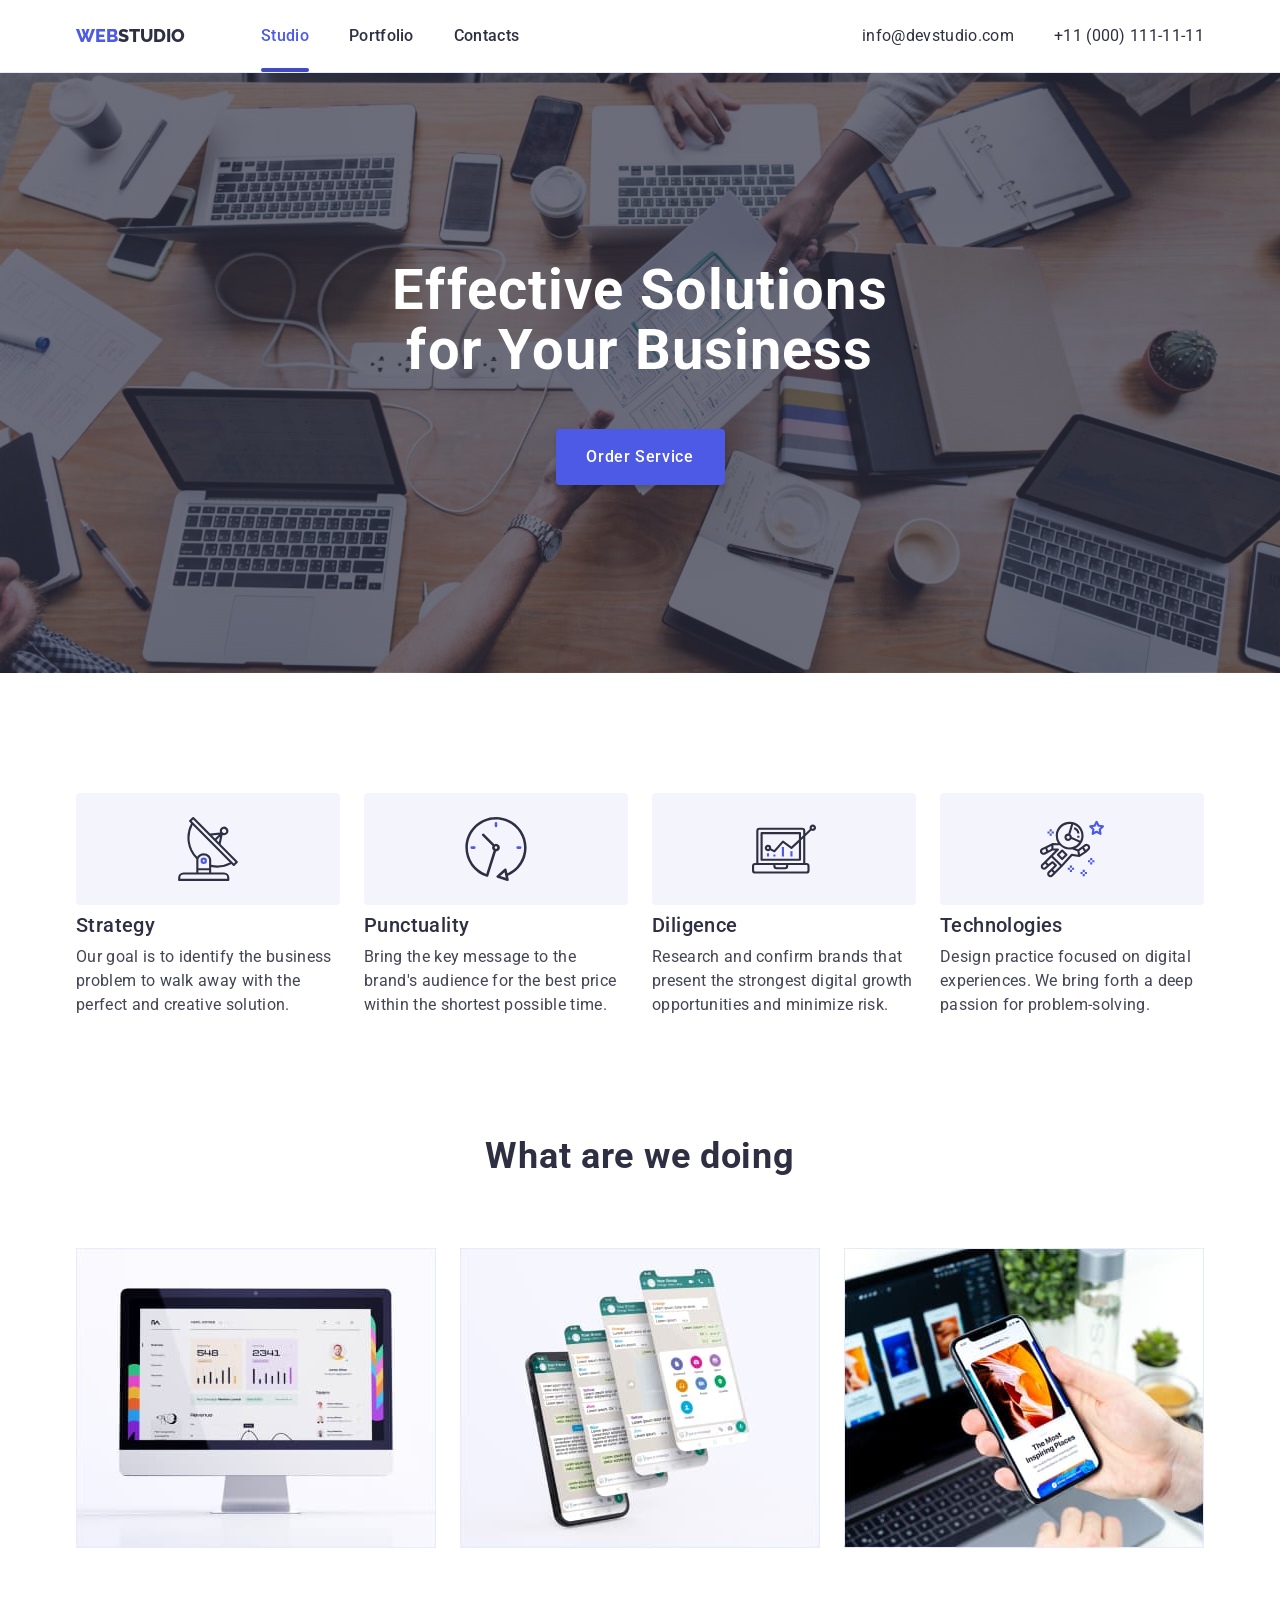
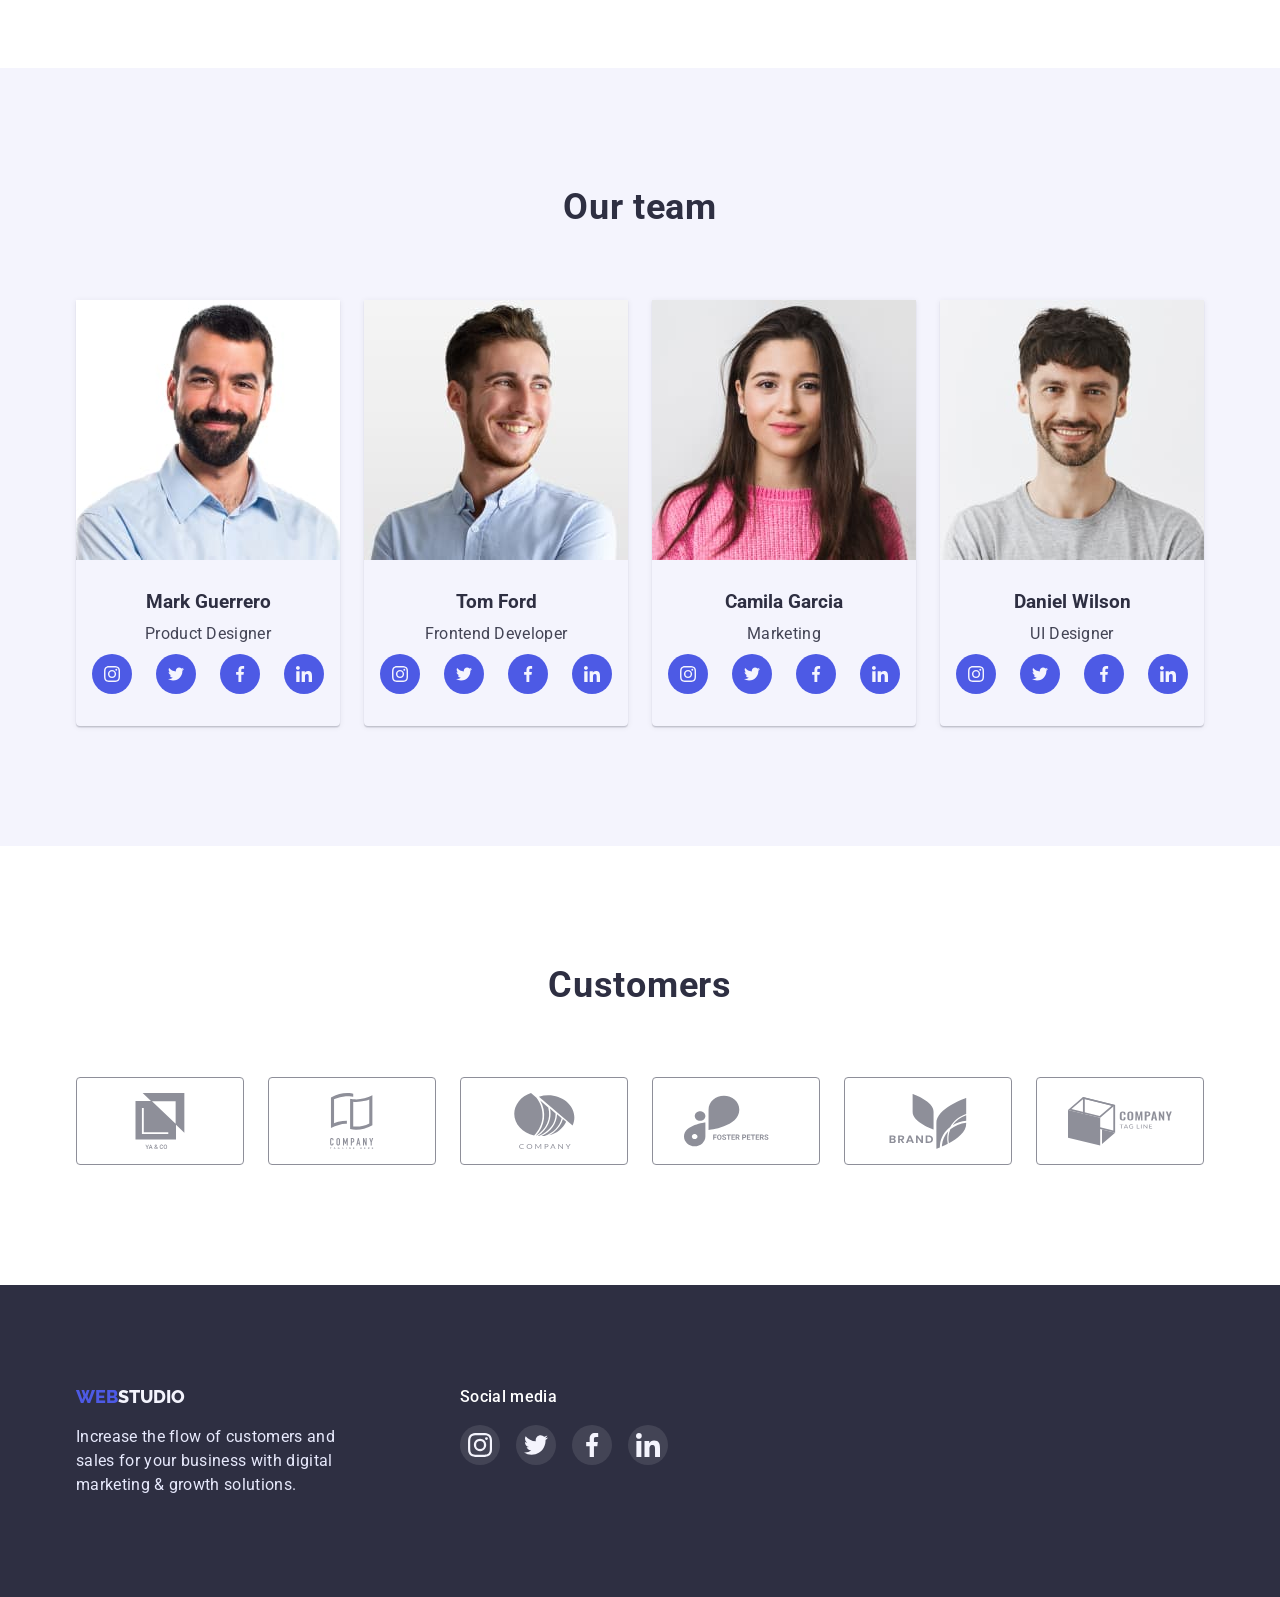
<file: index.html>
<!DOCTYPE html>
<html lang="en">
<head>
    <meta charset="UTF-8">
    <meta http-equiv="X-UA-Compatible" content="IE=edge">
    <meta name="viewport" content="width=device-width, initial-scale=1.0">
    <link rel="preconnect" href="https://fonts.googleapis.com">
    <link rel="preconnect" href="https://fonts.gstatic.com" crossorigin>
    <link href="https://fonts.googleapis.com/css2?family=Montserrat:wght@400;700&family=Raleway:wght@800&family=Roboto:wght@400;500;700;900&display=swap" rel="stylesheet">    
    <link rel="stylesheet" href="./css/styles.css" />
    <title>Web Studio</title>
    <link
    rel="stylesheet"
    href="https://cdnjs.cloudflare.com/ajax/libs/modern-normalize/1.1.0/modern-normalize.min.css"
    integrity="sha512-wpPYUAdjBVSE4KJnH1VR1HeZfpl1ub8YT/NKx4PuQ5NmX2tKuGu6U/JRp5y+Y8XG2tV+wKQpNHVUX03MfMFn9Q=="
    crossorigin="anonymous"
    referrerpolicy="no-referrer"
  />
    <link rel="stylesheet" href="./css/styles.css" />
  
</head>
<body>
    <header class="header">
        <div class="container header-container">
        <nav class="header-navigation">
            <a class="header-logo" href="./index.html"><span class="logo-Web">Web</span>Studio</a>
    <ul class="header-list list">
    <li class="header-item"><a href="./index.html"  class="header-link link underline">Studio</a></li>
    <li class="header-item"><a href="./portfolio.html" class="header-link link">Portfolio</a></li>
    <li class="header-item"><a href="" class="header-link link">Contacts</a></li>
    </ul>
    </nav>
    <ul class="contacts-list">
   <li><a href="mailto:info@devstudio.com" class="header-mail link">info@devstudio.com</a></li>
   <li><a href="tel:+110001111111" class="header-tel link">+11 (000) 111-11-11</a></li>
</ul>
</div>
    </header>
    <main>
    <section class="hero">
        <div class="container hero-container">
    <h1 class="hero-title">Effective Solutions for Your Business</h1>
        <button class="hero-btn" data-modal-open="" type="button">Order Service</button>
    </section>
        <section class="advantages">
            <div class="container advantages-container">
            <h2 class="visually-hidden">list</h2>
            <ul class="advantages-list">
                <li class="advantages-item"><div class="benefits-icon-bgr">
                    <svg class="benefits-icon"><use href="./images/sprite.svg#icon-antenna"> <symbol id="icon-antenna" viewBox="0 0 30 32">
                        <path fill="#2e2f42" d="m29.773 22.098-8.443-8.505.937-4.615c.242.094.499.143.759.145h.032a2.16 2.16 0 1 0-2.029-1.42l-.005-.015-4.96.605L7.973.16A.53.53 0 0 0 7.597 0a.536.536 0 0 0-.373.155L5.711 1.659a.53.53 0 0 0 0 .754l.814.825C5.382 5.3 4.709 7.76 4.709 10.377c0 4.106 1.656 7.825 4.336 10.526l-.001-.001A.506.506 0 0 0 9.19 21a2.986 2.986 0 0 0-.052.546v6.188h-6.4A2.669 2.669 0 0 0 .071 30.4v1.067c.001.295.24.533.534.533h24.534a.535.535 0 0 0 .534-.534v-1.067a2.67 2.67 0 0 0-2.667-2.666h-6.4v-2.742a14.784 14.784 0 0 0 10.166-1.502l-.077.039.819.823a.534.534 0 0 0 .377.16.532.532 0 0 0 .373-.155l1.512-1.505a.535.535 0 0 0 0-.754zM22.28 6.233a1.067 1.067 0 1 1 .752 1.822h-.003a1.066 1.066 0 0 1-.746-1.822h-.002zm-1.256 3.505-.599 2.945-1.175-1.182 1.774-1.764zm-.605-.902-1.92 1.909-1.485-1.493 3.405-.415zM23.004 28.8a1.6 1.6 0 0 1 1.6 1.6v.534H1.138V30.4a1.6 1.6 0 0 1 1.6-1.6h20.267zm-7.467-2.134v1.067h-5.333v-1.067h5.334zM10.204 25.6v-4.053c0-1.294 1.197-2.346 2.666-2.346s2.667 1.053 2.667 2.346V25.6h-5.333zm6.4-1.696v-2.357c0-1.882-1.675-3.413-3.733-3.413h-.059c-1.353 0-2.54.707-3.213 1.771l-.009.016a13.816 13.816 0 0 1-3.811-9.549c0-2.314.567-4.496 1.569-6.414l-.036.077 18.602 18.709c-1.823.947-3.98 1.502-6.266 1.502-1.079 0-2.128-.124-3.136-.357l.093.018zm11.289-.683L6.836 2.041l.755-.752 7.935 7.98c.004 0 .005.007.009.009l13.114 13.191-.757.752z" style="fill:var(--color4, #2e2f42)"/>
                        <path fill="#4d5ae5" d="M12.876 20.267h-.007a1.6 1.6 0 0 0-.003 3.2h.007a1.6 1.6 0 0 0 .003-3.2zm.373 1.978a.534.534 0 0 1-.91-.379v-.002a.533.533 0 0 1 .53-.53.535.535 0 0 1 .374.912h.005z" style="fill:var(--color3, #4d5ae5)"/>
                      </symbol>
                    </use></svg></div><h3 class="advantages-title">Strategy</h3><p class="advantages-text">Our goal is to identify the business<br>
                    problem to walk away with the<br> 
                    perfect and creative solution. </p></li>
                <li class="advantages-item"><div class="benefits-icon-bgr">
                    <svg class="benefits-icon"><use href="./images/sprite.svg#icon-clock"> <symbol id="icon-clock" viewBox="0 0 32 32">
                        <path fill="#2e2f42" d="M31.297 15.301C31.295 6.849 24.442-.002 15.989 0S.686 6.855.688 15.308C.69 22.096 5.11 27.851 11.229 29.853l.108.031a.67.67 0 0 0 .529-.064.642.642 0 0 0 .284-.357l3.865-12.25a1.913 1.913 0 1 0-.851-3.63l.011-.005-5.106-5.107a.637.637 0 1 0-.902.902l5.104 5.109a1.873 1.873 0 0 0 .532 2.306l.004.003-3.683 11.673C3.846 25.783.119 17.71 2.801 10.432 5.482 3.155 13.556-.573 20.833 2.109s11.004 10.755 8.323 18.032c-1.345 3.581-4.004 6.406-7.374 7.938l-.088.036-.398-1.875a.638.638 0 0 0-1.049-.343l.001-.001-3.837 3.425a.639.639 0 0 0 .227 1.084l.005.001 4.899 1.564a.637.637 0 0 0 .818-.743l.001.004-.391-1.839c5.528-2.374 9.329-7.772 9.329-14.057v-.034.002zm-15.305-.637a.638.638 0 0 1 0 1.276.638.638 0 0 1 0-1.276zm2.101 14.863 2.184-1.948.603 2.84-2.787-.892z" style="fill:var(--color4, #2e2f42)"/>
                        <path fill="#4d5ae5" d="M15.354 3.185V4.46a.638.638 0 1 0 1.275 0V3.185a.639.639 0 0 0-1.274-.002v.001zM3.876 14.664a.637.637 0 1 0 .001 1.274h1.275a.638.638 0 1 0 0-1.274H3.877zm24.232 1.275a.637.637 0 1 0 0-1.274h-1.275a.639.639 0 0 0-.002 1.274H28.107z" style="fill:var(--color3, #4d5ae5)"/>
                      </symbol></use></svg></div><h3 class="advantages-title">Punctuality</h3><p class="advantages-text">Bring the key message to the<br>
                     brand's audience for the best price<br>
                      within the shortest possible time.</p></li>
                <li class="advantages-item"><div class="benefits-icon-bgr">
                    <svg class="benefits-icon"><use href="./images/sprite.svg#icon-diagram"> <symbol id="icon-diagram" viewBox="0 0 32 32">
                        <path fill="#4d5ae5" d="M14.925 14.965h1.066v4.797h-1.066v-4.797zm4.265 2.132h1.066v2.665H19.19v-2.665zm-8.529 1.599h1.066v1.066h-1.066v-1.066zm-3.198-.533h1.066v1.599H7.463v-1.599z" style="fill:var(--color3, #4d5ae5)"/>
                        <path fill="#2e2f42" d="M1.599 28.291h25.587a1.6 1.6 0 0 0 1.599-1.599v-2.133a1.6 1.6 0 0 0-1.599-1.599h-.534V9.667l3.028-2.868a1.608 1.608 0 1 0-.742-.753l-.004-.01-2.282 2.163v-1.23a1.6 1.6 0 0 0-1.599-1.599H3.73a1.6 1.6 0 0 0-1.599 1.599V22.961h-.533A1.6 1.6 0 0 0-.001 24.56v2.134a1.6 1.6 0 0 0 1.599 1.599zM30.384 4.837a.533.533 0 0 1 0 1.066.533.533 0 0 1 0-1.066zM3.199 6.969c0-.295.239-.534.533-.534h21.322c.294 0 .533.239.533.534v2.238l-1.066 1.013V8.035a.532.532 0 0 0-.533-.533H4.798a.533.533 0 0 0-.533.533v13.326c0 .295.239.534.533.534h19.19a.534.534 0 0 0 .533-.534v-9.674l1.066-1.01V22.96H3.199V6.969zm4.797 6.93h-.005a1.6 1.6 0 1 0 1.112 2.748l1.853.93a.532.532 0 0 0 .636-.123l3.938-4.431 3.872 2.902a.532.532 0 0 0 .686-.04l3.365-3.188v8.131H5.33V8.568h18.124v2.66L19.682 14.8l-3.905-2.928a.531.531 0 0 0-.717.072v.001l-3.993 4.493-1.493-.746c.011-.064.018-.129.021-.194a1.6 1.6 0 0 0-1.599-1.599zm.533 1.599a.533.533 0 0 1-1.066 0 .533.533 0 0 1 1.066 0zm3.198 8.528h5.331v.533a.533.533 0 0 1-.533.533h-4.264a.533.533 0 0 1-.533-.533v-.533zm-10.661.534c0-.294.239-.533.533-.533h9.062v.533a1.6 1.6 0 0 0 1.599 1.599h4.265a1.6 1.6 0 0 0 1.599-1.599v-.534h9.061c.295 0 .534.238.534.533v2.133a.534.534 0 0 1-.534.533H1.599a.533.533 0 0 1-.533-.533v-2.133z" style="fill:var(--color4, #2e2f42)"/>
                      </symbol></use></svg></div><h3 class="advantages-title">Diligence</h3><p class="advantages-text">Research and confirm brands that<br>
                     present the strongest digital growth<br>
                      opportunities and minimize risk.</p></li>
                <li class="advantages-item"><div class="benefits-icon-bgr">
                    <svg class="benefits-icon"><use href="./images/sprite.svg#icon-astronaut">   <symbol id="icon-astronaut" viewBox="0 0 32 32">
                        <path fill="#4d5ae5" d="M31.974 4.524a.535.535 0 0 0-.427-.362h-.003l-1.911-.278-.855-1.731c-.179-.365-.776-.365-.956 0l-.855 1.731-1.91.278a.534.534 0 0 0-.296.909l1.383 1.348-.326 1.903a.533.533 0 0 0 .774.561l1.709-.899 1.709.899a.534.534 0 0 0 .773-.565v.003l-.326-1.903L31.84 5.07a.535.535 0 0 0 .134-.55l.001.004zm-2.463 1.327a.534.534 0 0 0-.153.472l.191 1.114-1-.526a.524.524 0 0 0-.499.001l.003-.001-1 .526.191-1.114a.53.53 0 0 0-.153-.472l-.81-.79 1.119-.162a.533.533 0 0 0 .401-.292l.5-1.013.501 1.013a.535.535 0 0 0 .402.292l1.119.162-.809.79zm-3.377 14.671h-1.067v1.067h1.067v-1.067zm0 2.133h-1.067v1.067h1.067v-1.067z" style="fill:var(--color3, #4d5ae5)"/>
                        <path fill="#4d5ae5" d="M27.2 21.589h-1.067v1.067H27.2v-1.067zm-2.133 0H24v1.067h1.067v-1.067zm-2.667 4.8h-1.067v1.067H22.4v-1.067zm0 2.134h-1.067v1.067H22.4v-1.067zm1.067-1.067H22.4v1.067h1.067v-1.067zM21.334 27.456h-1.067v1.067h1.067v-1.067zM16 24.256h-1.066v1.067H16v-1.067zm0 2.133h-1.066v1.067H16v-1.067zm1.067-1.066H16v1.067h1.067v-1.067zm-2.133 0h-1.067v1.067h1.067v-1.067zM5.867 6.122H4.801v1.066h1.066V6.122zm0 2.133H4.801v1.067h1.066V8.256zm1.066-1.066H5.867v1.067h1.066V7.189zm-2.133 0H3.733v1.067H4.8V7.189z" style="fill:var(--color3, #4d5ae5)"/>
                        <path fill="#2e2f42" d="M24.715 14.159a1.778 1.778 0 0 0-1.179-.704l-.009-.001a1.764 1.764 0 0 0-1.344.356l.004-.003-1.252.96-1.898 1.417-1.358-.541c2.421-1.086 4.114-3.508 4.114-6.32 0-3.823-3.122-6.933-6.961-6.933S7.87 5.5 7.87 9.323a6.86 6.86 0 0 0 1.12 3.758l-2.769-.024c-.008 0-.015.005-.024.005a.52.52 0 0 0-.155.03c-.013.005-.026.008-.038.014-.006.002-.013.003-.019.007L2.751 14.71l-1.893.911a.429.429 0 0 0-.064.036l.001-.001a1.78 1.78 0 0 0-.593 2.304l-.005-.01c.22.429.595.745 1.056.89a1.772 1.772 0 0 0 1.388-.133l-.009.005 1.388-.738 2.264-1.169 1.357-.008-5.442 5.415-.002.002-1.339 1.333c-.303.299-.49.714-.49 1.173v.005a1.668 1.668 0 0 0 1.669 1.663 1.67 1.67 0 0 0 1.18-.485l1.314-1.308 1.74-1.3.901.897L4.07 27.28c-.303.299-.49.714-.49 1.173v.005a1.669 1.669 0 0 0 1.67 1.664c.428 0 .855-.162 1.18-.485l3.482-3.466.001-.002 1.01-1-.004-.003c.007-.006.015-.009.022-.015l5.166-5.658 3.471.494a.522.522 0 0 0 .266-.035l-.004.001c.017-.006.033-.015.05-.023.019-.009.039-.015.057-.027l3.213-2.134c.012-.008.018-.02.029-.029.012-.01.029-.014.04-.025l1.272-1.192a1.777 1.777 0 0 0 .209-2.366l.003.005zM2.13 17.77a.714.714 0 0 1-.558.052.717.717 0 0 1-.215-1.258l.002-.001 1.314-.632.316.925.133.388-.993.527zm3.498-1.827-1.548.8-.255-.747-.183-.537 2.026-1-.04 1.483zm15.099-6.621a5.79 5.79 0 0 1-.599 2.559l-4.181-1.899a1.86 1.86 0 0 0-.782-1.384l-.006-.004 1.464-4.86c2.378.755 4.105 2.974 4.105 5.587zm-11.789 0c0-3.235 2.644-5.867 5.894-5.867.253 0 .5.022.745.053l-1.432 4.753c-.019 0-.037-.005-.057-.005h-.001a1.872 1.872 0 0 0-1.872 1.866 1.873 1.873 0 0 0 1.872 1.867h.001c.694 0 1.294-.383 1.618-.944l3.863 1.755a5.891 5.891 0 0 1-4.736 2.39c-3.25 0-5.895-2.633-5.895-5.867zm5.957.8c0 .441-.362.8-.806.8h-.002a.804.804 0 0 1-.804-.8c0-.441.361-.8.806-.8s.806.359.806.8zM2.465 25.146a.609.609 0 0 1-.855 0 .591.591 0 0 1 0-.844l.962-.959.851.848-.958.955zm3.213 3.734a.606.606 0 0 1-.855.001.591.591 0 0 1 0-.844l.963-.959.851.848-.96.955zm3.483-3.469-.002.001-1.765 1.76-.851-.848 1.763-1.756.002-.001c.04-.04.065-.088.09-.135.007-.014.02-.026.026-.04.017-.041.019-.085.025-.129.004-.024.014-.047.014-.073 0-.035-.012-.07-.02-.105-.007-.032-.007-.065-.018-.096a.511.511 0 0 0-.091-.137c-.01-.012-.014-.027-.025-.038h-.001l-.001-.002-1.607-1.6c-.017-.017-.039-.024-.058-.038a.491.491 0 0 0-.084-.056l-.003-.001a.477.477 0 0 0-.09-.032l-.003-.001a.502.502 0 0 0-.101-.02h-.022a.49.49 0 0 0-.077.006h.003a.59.59 0 0 0-.108.021l.004-.001a.502.502 0 0 0-.096.046l.002-.001c-.02.011-.043.015-.061.029l-1.774 1.324-.901-.897 2.399-2.386 4.36 4.289-.927.919zm6.818-7.017c-.015-.002-.03.004-.045.003l-.026-.001a.562.562 0 0 0-.092.008h.003a.5.5 0 0 0-.187.069l.002-.001a.554.554 0 0 0-.083.061c-.013.011-.028.017-.04.029l-4.698 5.146-4.328-4.257 2.833-2.818a.535.535 0 0 0-.378-.911h-.001l-2.219.013.027-1.607 3.104.027a6.928 6.928 0 0 0 4.978 2.101h.003c.438 0 .864-.045 1.279-.122.04.032.079.064.13.085l2.409.96.152.758.178.885-3.003-.427zm4.041.179-.314-1.558 1.447-1.08.947 1.257-2.08 1.381zm3.754-2.831-.838.785-.931-1.236.831-.637a.73.73 0 0 1 .543-.143.716.716 0 0 1 .395 1.231z" style="fill:var(--color4, #2e2f42)"/>
                        <path fill="#2e2f42" d="m13.602 18.544-2.143-2.134a.53.53 0 0 0-.752 0l-2.143 2.134a.533.533 0 0 0 0 .756l2.143 2.133a.53.53 0 0 0 .752 0l2.143-2.133a.532.532 0 0 0 0-.756zm-2.519 1.759-1.386-1.381 1.386-1.381 1.387 1.381-1.387 1.381zm6.081-15.232-.258 1.035c.071.018 1.738.452 1.738 2.149h1.067c0-2.017-1.666-2.966-2.546-3.185zm2.547 4.251h-1.067v1.067h1.067V9.322z" style="fill:var(--color4, #2e2f42)"/>
                      </symbol></use></svg></div><h3 class="advantages-title">Technologies</h3><p class="advantages-text">Design practice focused on digital<br>
                     experiences. We bring forth a deep<br>
                      passion for problem-solving.</p></li>
            </ul>
        </div>
        </section>
        <section class="projects">
            <div class="container projects-container">
<h2 class="title-projects">What are we doing</h2>
<ul class="projects-list">
    <li class="projects-item"><img src="./images/img1.jpg" alt="business image" class="image"></li>
    <li class="projects-item"><img src="./images/img2.jpg" alt="business image 2" ></li>
    <li class="projects-item"><img src="./images/img3.jpg" alt="business image 3"></li>
</ul>
        </section>
        <section class="team">
          <h2 class="title-team">Our team</h2>
          <ul class="team-list list">
            <li class="team-item">
              <img src="./images/img4.jpg" alt="Product Designer" width="264" height="260">
              <div class="team-desc">
                <h3 class="sub-title">Mark Guerrero</h3>
                <p class="text">Product Designer</p>
                <ul class="team-social-media-list list">
                  <li class="team-social-media-item">
                    <a class="team-social-media-link" href="https://www.instagram.com/" target="_blank" rel="noreferrer noopener">
                      <svg class="team-social-media-icon">
                        <use href="./images/sprite.svg#icon-instagram"></use>
                      </svg>
                    </a>
                  </li>
                  <li class="team-social-media-item">
                    <a class="team-social-media-link" href="https://twitter.com/" target="_blank" rel="noreferrer noopener">
                      <svg class="team-social-media-icon">
                        <use href="./images/sprite.svg#icon-twitter"></use>
                      </svg>
                    </a>
                  </li>
                  <li class="team-social-media-item">
                    <a class="team-social-media-link" href="https://www.facebook.com/" target="_blank" rel="noreferrer noopener">
                      <svg class="team-social-media-icon">
                        <use href="./images/sprite.svg#icon-facebook"></use>
                      </svg>
                    </a>
                  </li>
                  <li class="team-social-media-item">
                    <a class="team-social-media-link" href="https://www.linkedin.com/" target="_blank" rel="noreferrer noopener">
                      <svg class="team-social-media-icon">
                        <use href="./images/sprite.svg#icon-linkedin"></use>
                      </svg>
                    </a>
                  </li>
                </ul>
              </div>
            </li>
            <li class="team-item">
              <img src="./images/img5.jpg" alt="Frontend Developer" width="264" height="260">
              <div class="team-desc">
                <h3 class="sub-title">Tom Ford</h3>
                <p class="text">Frontend Developer</p>
                <ul class="list team-social-media-list">
                  <li class="team-social-media-item">
                    <a class="team-social-media-link" href="https://www.instagram.com/" target="_blank" rel="noreferrer noopener">
                      <svg class="team-social-media-icon">
                        <use href="./images/sprite.svg#icon-instagram"></use>
                      </svg>
                    </a>
                  </li>
                  <li class="team-social-media-item">
                    <a class="team-social-media-link" href="https://twitter.com/" target="_blank" rel="noreferrer noopener">
                      <svg class="team-social-media-icon">
                        <use href="./images/sprite.svg#icon-twitter"></use>
                      </svg>
                    </a>
                  </li>
                  <li class="team-social-media-item">
                    <a class="team-social-media-link" href="https://www.facebook.com/" target="_blank" rel="noreferrer noopener">
                      <svg class="team-social-media-icon">
                        <use href="./images/sprite.svg#icon-facebook"></use>
                      </svg>
                    </a>
                  </li>
                  <li class="team-social-media-item">
                    <a class="team-social-media-link" href="https://www.linkedin.com/" target="_blank" rel="noreferrer noopener">
                      <svg class="team-social-media-icon">
                        <use href="./images/sprite.svg#icon-linkedin"></use>
                      </svg>
                    </a>
                  </li>
                </ul>
              </div>
            </li>
            <li class="team-item">
              <img src="./images/img6.jpg" alt="Marketing" width="264" height="260">
              <div class="team-desc">
                <h3 class="sub-title">Camila Garcia</h3>
                <p class="text">Marketing</p>
                <ul class="list team-social-media-list">
                  <li class="team-social-media-item">
                    <a class="team-social-media-link" href="https://www.instagram.com/" target="_blank" rel="noreferrer noopener">
                      <svg class="team-social-media-icon">
                        <use href="./images/sprite.svg#icon-instagram"></use>
                      </svg>
                    </a>
                  </li>
                  <li class="team-social-media-item">
                    <a class="team-social-media-link" href="https://twitter.com/" target="_blank" rel="noreferrer noopener">
                      <svg class="team-social-media-icon">
                        <use href="./images/sprite.svg#icon-twitter"></use>
                      </svg>
                    </a>
                  </li>
                  <li class="team-social-media-item">
                    <a class="team-social-media-link" href="https://www.facebook.com/" target="_blank" rel="noreferrer noopener">
                      <svg class="team-social-media-icon">
                        <use href="./images/sprite.svg#icon-facebook"></use>
                      </svg>
                    </a>
                  </li>
                  <li class="team-social-media-item">
                    <a class="team-social-media-link" href="https://www.linkedin.com/" target="_blank" rel="noreferrer noopener">
                      <svg class="team-social-media-icon">
                        <use href="./images/sprite.svg#icon-linkedin"></use>
                      </svg>
                    </a>
                  </li>
                </ul>
              </div>
            </li>
            <li class="team-item">
              <img src="./images/img7.jpg" alt="UI Designer" width="264" height="260">
              <div class="team-desc">
                <h3 class="sub-title">Daniel Wilson</h3>
                <p class="text">UI Designer</p>
                <ul class="list team-social-media-list">
                  <li class="team-social-media-item">
                    <a class="team-social-media-link" href="https://www.instagram.com/" target="_blank" rel="noreferrer noopener">
                      <svg class="team-social-media-icon">
                        <use href="./images/sprite.svg#icon-instagram"></use>
                      </svg>
                    </a>
                  </li>
                  <li class="team-social-media-item">
                    <a class="team-social-media-link" href="https://twitter.com/" target="_blank" rel="noreferrer noopener">
                      <svg class="team-social-media-icon">
                        <use href="./images/sprite.svg#icon-twitter"></use>
                      </svg>
                    </a>
                  </li>
                  <li class="team-social-media-item">
                    <a class="team-social-media-link" href="https://www.facebook.com/" target="_blank" rel="noreferrer noopener">
                      <svg class="team-social-media-icon">
                        <use href="./images/sprite.svg#icon-facebook"></use>
                      </svg>
                    </a>
                  </li>
                  <li class="team-social-media-item">
                    <a class="team-social-media-link" href="https://www.linkedin.com/" target="_blank" rel="noreferrer noopener">
                      <svg class="team-social-media-icon">
                        <use href="./images/sprite.svg#icon-linkedin"></use>
                      </svg>
                    </a>
                  </li>
                </ul>
              </div>
            </li>
          </ul>
        </section>
        <section class="customers">
            <h2 class="customers-title">Customers</h2>
            <ul class="customers-list list">
              <li class="customers-item">
                <a href="" class="customers-link">
                  <svg class="customers-icon">
                    <use href="./images/sprite.svg#icon-logo-11" width="104px"
                    height="56px"></use>
                  </svg>
                </a>
              </li>
              <li class="customers-item">
                <a href="" class="customers-link">
                  <svg class="customers-icon">
                    <use href="./images/sprite.svg#icon-logo-1" width="104px"
                    height="56px"></use>
                  </svg>
                </a>
              </li>
              <li class="customers-item">
                <a href="" class="customers-link">
                  <svg class="customers-icon">
                    <use href="./images/sprite.svg#icon-logo-2" width="104px"
                    height="56px"></use>
                  </svg>
                </a>
              </li>
              <li class="customers-item">
                <a href="" class="customers-link">
                  <svg class="customers-icon">
                    <use href="./images/sprite.svg#icon-logo-3" width="104px"
                    height="56px"></use>
                  </svg>
                </a>
              </li>
              <li class="customers-item">
                <a href="" class="customers-link">
                  <svg class="customers-icon">
                    <use href="./images/sprite.svg#icon-logo-4" width="104px"
                    height="56px"></use>
                  </svg>
                </a>
              </li>
              <li class="customers-item">
                <a href="" class="customers-link">
                  <svg class="customers-icon">
                    <use href="./images/sprite.svg#icon-logo-5" width="104px"
                    height="56px"></use>
                  </svg>
                </a>
              </li>
            </ul>
        </section>
</main>
<footer class="footer">
  <div class="container footer-content">
    <div class="footer-wrap-text">
      <a class="footer-logo" href="./index.html"><span class="logo-Web">Web</span>Studio</a>
      <p class="text-footer">
        Increase the flow of customers and sales for your business with
        digital marketing &amp; growth solutions.
      </p>
    </div>
    <div class="footer-wrap-social-media">
      <p class="footer-social-media-title text">Social media</p>
      <ul class="list footer-social-media-list">
        <li class="footer-social-mebia-item">
          <a class="footer-social-media-link" href="https://www.instagram.com/" target="_blank" rel="noreferrer noopener">
            <svg class="footer-social-media-icon">
              <use href="./images/sprite.svg#icon-instagram" width="24px"
              height="24px"></use>
            </svg>
          </a>
        </li>
        <li class="footer-social-mebia-item">
          <a class="footer-social-media-link" href="https://twitter.com/" target="_blank" rel="noreferrer noopener">
            <svg class="footer-social-media-icon">
              <use href="./images/sprite.svg#icon-twitter" width="24px"
              height="24px"></use>
            </svg>
          </a>
        </li>

        <li class="footer-social-mebia-item">
          <a class="footer-social-media-link" href="https://www.facebook.com/" target="_blank" rel="noreferrer noopener">
            <svg class="footer-social-media-icon">
              <use href="./images/sprite.svg#icon-facebook" width="24px"
              height="24px"></use>
            </svg>
          </a>
        </li>
        <li class="footer-social-mebia-item">
          <a class="footer-social-media-link" href="https://www.linkedin.com/" target="_blank" rel="noreferrer noopener">
            <svg class="footer-social-media-icon">
              <use href="./images/sprite.svg#icon-linkedin" width="24px"
              height="24px"></use>
            </svg>
          </a>
        </li>
      </ul>
    </div>
</footer>
<div class="backdrop is-hidden" data-modal="">
  <div class="modal-form">
    <button class="modal-close-button" type="button" data-modal-close="">
      <svg class="icon-close-modal" width="8" height="8">
      </svg>
    </button>
    <form class="form">
      <p class="form-text">
        Leave your contacts and we will call you back
      </p>
      <label class="form-input-item">
        <span class="form-input-label">Name</span>
        <span class="form-input-wrapper">
          <input class="form-input" type="text" name="user_name" required="">
          <svg class="form-input-icon" width="18" height="18">
          </svg>
        </span>
      </label>
      <label class="form-input-item"><span class="form-input-label">Phone</span>
        <span class="form-input-wrapper">
          <input class="form-input" type="tel" name="user_phone" required="" pattern="">
          <svg class="form-input-icon" width="18" height="24">
          </svg>
        </span>
      </label>
      <label class="form-input-item">
        <span class="form-input-label">Email</span>
        <span class="form-input-wrapper">
          <input class="form-input" type="email" name="ucer_email" required="" pattern="">
          <svg class="form-input-icon" width="18" height="24">
          </svg>
        </span>
      </label>
      <label class="form-comment-item">
        <span class="form-input-label">Comment</span>
        <textarea class="form-comment" name="user_message" placeholder="Text input"></textarea>
      </label>
      <label class="form-privacy-policy">
        <input class="checkbox-privacy-policy" type="checkbox" name="privacy_policy">
        <div class="checkbox-border">
          <svg class="privacy-policy-icon" width="18" height="18">
          </svg>
        </div>
        <span class="privacy-policy-text">
          I accept the terms and conditions of the
          <a class="privacy-policy-link" href=""> Privacy Policy</a>
        </span>
      </label>
      <button class="form-btn-submit" type="submit">Send</button>
    </form>
  </div>
</div>
<script src="./js/modal.js"></script>
    </body>
</html>
</file>
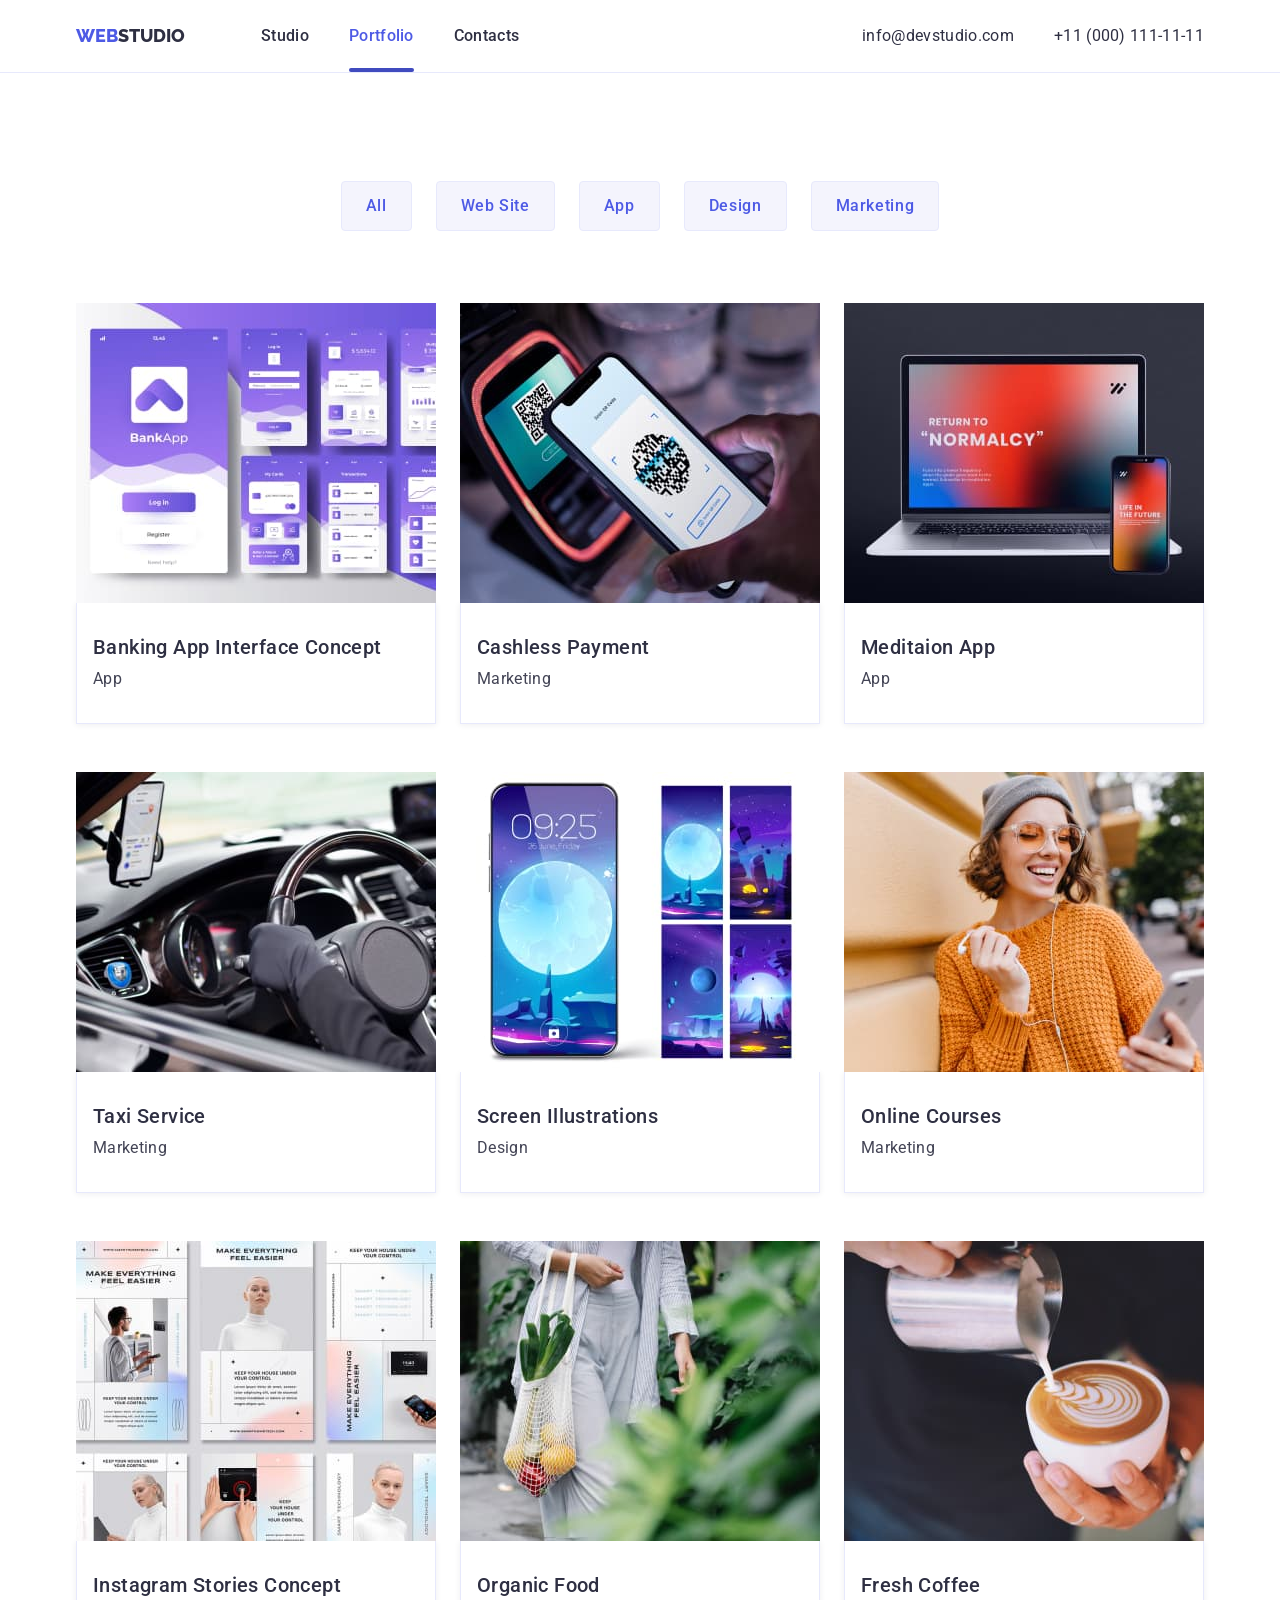
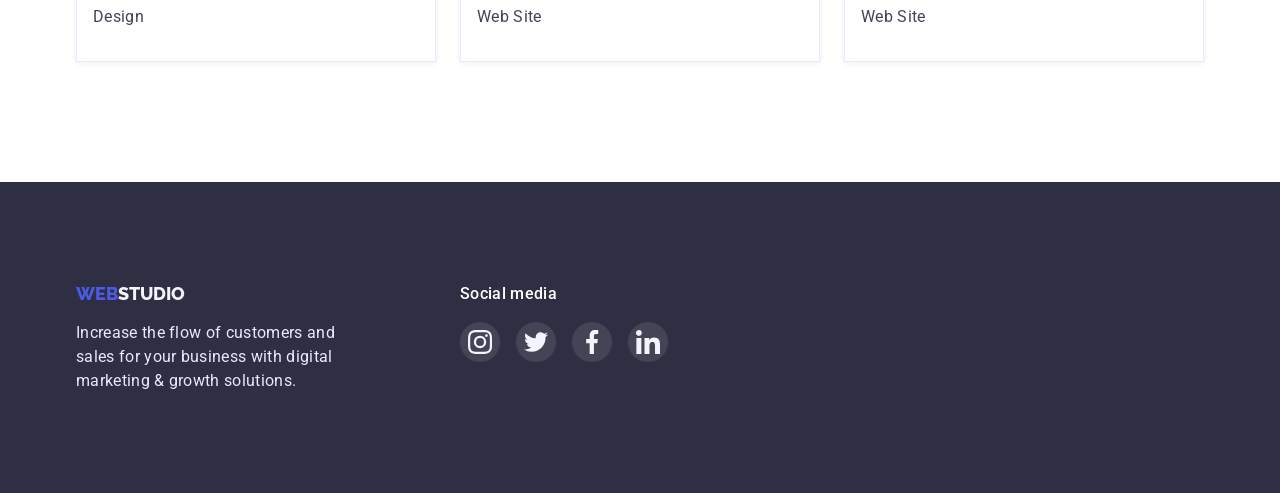
<file: portfolio.html>
<!DOCTYPE html>
<html lang="en">
<head>
    <meta charset="UTF-8">
    <meta http-equiv="X-UA-Compatible" content="IE=edge">
    <meta name="viewport" content="width=device-width, initial-scale=1.0">
    <title>Portfolio</title>
    <link rel="preconnect" href="https://fonts.googleapis.com">
    <link rel="preconnect" href="https://fonts.gstatic.com" crossorigin>
    <link href="https://fonts.googleapis.com/css2?family=Montserrat:wght@400;700&family=Raleway:wght@800&family=Roboto:wght@400;500;700;900&display=swap" rel="stylesheet">    
    <link
    rel="stylesheet"
    href="https://cdnjs.cloudflare.com/ajax/libs/modern-normalize/1.1.0/modern-normalize.min.css"
    integrity="sha512-wpPYUAdjBVSE4KJnH1VR1HeZfpl1ub8YT/NKx4PuQ5NmX2tKuGu6U/JRp5y+Y8XG2tV+wKQpNHVUX03MfMFn9Q=="
    crossorigin="anonymous"
    referrerpolicy="no-referrer"
  />
    <link rel="stylesheet" href="./css/styles.css" />
</head>
<body>
  <header class="header">
    <div class="container header-container">
    <nav class="header-navigation">
        <a class="header-logo" href="./index.html"><span class="logo-Web">Web</span>Studio</a>
<ul class="header-list list">
<li class="header-item"><a href="./index.html" class="header-link link">Studio</a></li>
<li class="header-item"><a href="./portfolio.html" class="header-link link underline">Portfolio</a></li>
<li class="header-item"><a href="" class="header-link link">Contacts</a></li>
</ul>
</nav>
<ul class="contacts-list">
<li><a href="mailto:info@devstudio.com" class="header-mail link">info@devstudio.com</a></li>
<li><a href="tel:+110001111111" class="header-tel link">+11 (000) 111-11-11</a></li>
</ul>
</div>
</header>
  <main>
    <section class="portfolio section">
      <div class="container">
        <ul class="btn-filter-list list">
          <li class="btn-filter-item">
            <button class="filter-btns" type="button">All</button>
          </li>
          <li class="btn-filter-item">
            <button class="filter-btns" type="button">Web Site</button>
          </li>
          <li class="btn-filter-item">
            <button class="filter-btns" type="button">App</button>
          </li>
          <li class="btn-filter-item">
            <button class="filter-btns" type="button">Design</button>
          </li>
          <li class="btn-filter-item">
            <button class="filter-btns" type="button">Marketing</button>
          </li>
        </ul>
        <ul class="list portfolio-list">
          <li class="portfolio-item">
            <a class="portfilio-link link" href="">
              <div class="overlay">
                <img class="portfolio-img" src="./images-portfolio/img.jpg" alt="banking app interface concept" width="360" height="300">
                <div class="overlay-hover">
                  <p class="overlay-text text">
                    14 Stylish and User-Friendly App Design Concepts ·
                    Task Manager App · Calorie Tracker App · Exotic Fruit
                    Ecommerce App · Cloud Storage App
                  </p>
                </div>
              </div>

              <div class="portfolio-desc">
                <h2 class="sub-title">Banking App Interface Concept</h2>

                <p class="text">App</p>
              </div>
            </a>
          </li>
          <li class="portfolio-item">
            <a class="portfilio-link link" href="">
              <div class="overlay">
                <img class="portfolio-img" src="./images-portfolio/img1.jpg" alt="no-cash payment" width="360" height="300">
                <div class="overlay-hover">
                  <p class="overlay-text text">
                    14 Stylish and User-Friendly App Design Concepts ·
                    Task Manager App · Calorie Tracker App · Exotic Fruit
                    Ecommerce App · Cloud Storage App
                  </p>
                </div>
              </div>
              <div class="portfolio-desc">
                <h2 class="sub-title">Cashless Payment</h2>

                <p class="text">Marketing</p>
              </div>
            </a>
          </li>
          <li class="portfolio-item">
            <a class="portfilio-link link" href="">
              <div class="overlay">
                <img class="portfolio-img" src="./images-portfolio/img2.jpg" alt="app for meditation" width="360" height="300">
                <div class="overlay-hover">
                  <p class="overlay-text text">
                    14 Stylish and User-Friendly App Design Concepts ·
                    Task Manager App · Calorie Tracker App · Exotic Fruit
                    Ecommerce App · Cloud Storage App
                  </p>
                </div>
              </div>
              <div class="portfolio-desc">
                <h2 class="sub-title">Meditaion App</h2>

                <p class="text">App</p>
              </div>
            </a>
          </li>
          <li class="portfolio-item">
            <a class="portfilio-link link" href="">
              <div class="overlay">
                <img class="portfolio-img" src="./images-portfolio/img3.jpg" alt="taxi service" width="360" height="300">
                <div class="overlay-hover">
                  <p class="overlay-text text">
                    14 Stylish and User-Friendly App Design Concepts ·
                    Task Manager App · Calorie Tracker App · Exotic Fruit
                    Ecommerce App · Cloud Storage App
                  </p>
                </div>
              </div>
              <div class="portfolio-desc">
                <h2 class="sub-title">Taxi Service</h2>

                <p class="text">Marketing</p>
              </div>
            </a>
          </li>
          <li class="portfolio-item">
            <a class="portfilio-link link" href="">
              <div class="overlay">
                <img class="portfolio-img" src="./images-portfolio/img4.jpg" alt="screen illustrations" width="360" height="300">
                <div class="overlay-hover">
                  <p class="overlay-text text">
                    14 Stylish and User-Friendly App Design Concepts ·
                    Task Manager App · Calorie Tracker App · Exotic Fruit
                    Ecommerce App · Cloud Storage App
                  </p>
                </div>
              </div>
              <div class="portfolio-desc">
                <h2 class="sub-title">Screen Illustrations</h2>

                <p class="text">Design</p>
              </div>
            </a>
          </li>
          <li class="portfolio-item">
            <a class="portfilio-link link" href="">
              <div class="overlay">
                <img class="portfolio-img" src="./images-portfolio/img5.jpg" alt="online courses" width="360" height="300">
                <div class="overlay-hover">
                  <p class="overlay-text text">
                    14 Stylish and User-Friendly App Design Concepts ·
                    Task Manager App · Calorie Tracker App · Exotic Fruit
                    Ecommerce App · Cloud Storage App
                  </p>
                </div>
              </div>
              <div class="portfolio-desc">
                <h2 class="sub-title">Online Courses</h2>

                <p class="text">Marketing</p>
              </div>
            </a>
          </li>
          <li class="portfolio-item">
            <a class="portfilio-link link" href="">
              <div class="overlay">
                <img class="portfolio-img" src="./images-portfolio/img6.jpg" alt="instagram stories oncept" width="360" height="300">
                <div class="overlay-hover">
                  <p class="overlay-text text">
                    14 Stylish and User-Friendly App Design Concepts ·
                    Task Manager App · Calorie Tracker App · Exotic Fruit
                    Ecommerce App · Cloud Storage App
                  </p>
                </div>
              </div>
              <div class="portfolio-desc">
                <h2 class="sub-title">Instagram Stories Concept</h2>

                <p class="text">Design</p>
              </div>
            </a>
          </li>
          <li class="portfolio-item">
            <a class="portfilio-link link" href="">
              <div class="overlay">
                <img class="portfolio-img" src="./images-portfolio/img7.jpg" alt="organic food" width="360" height="300">
                <div class="overlay-hover">
                  <p class="overlay-text text">
                    14 Stylish and User-Friendly App Design Concepts ·
                    Task Manager App · Calorie Tracker App · Exotic Fruit
                    Ecommerce App · Cloud Storage App
                  </p>
                </div>
              </div>
              <div class="portfolio-desc">
                <h2 class="sub-title">Organic Food</h2>

                <p class="text">Web Site</p>
              </div>
            </a>
          </li>
          <li class="portfolio-item">
            <a class="portfilio-link link" href="">
              <div class="overlay">
                <img class="portfolio-img" src="./images-portfolio/img8.jpg" alt="fresh coffee" width="360" height="300">
                <div class="overlay-hover">
                  <p class="overlay-text text">
                    14 Stylish and User-Friendly App Design Concepts ·
                    Task Manager App · Calorie Tracker App · Exotic Fruit
                    Ecommerce App · Cloud Storage App
                  </p>
                </div>
              </div>
              <div class="portfolio-desc">
                <h2 class="sub-title">Fresh Coffee</h2>

                <p class="text">Web Site</p>
              </div>
            </a>
          </li>
        </ul>
      </div>
    </section>
</body>
</main>
<footer class="footer">
    <div class="container footer-content">
      <div class="footer-wrap-text">
        <a class="footer-logo" href="./index.html"><span class="logo-Web">Web</span>Studio</a>
        <p class="text-footer">
          Increase the flow of customers and sales for your business with
          digital marketing &amp; growth solutions.
        </p>
      </div>
      <div class="footer-wrap-social-media">
        <p class="footer-social-media-title text">Social media</p>
        <ul class="list footer-social-media-list">
          <li class="footer-social-mebia-item">
            <a class="footer-social-media-link" href="https://www.instagram.com/" target="_blank" rel="noreferrer noopener">
              <svg class="footer-social-media-icon">
                <use href="./images/sprite.svg#icon-instagram"></use>
              </svg>
            </a>
          </li>
          <li class="footer-social-mebia-item">
            <a class="footer-social-media-link" href="https://twitter.com/" target="_blank" rel="noreferrer noopener">
              <svg class="footer-social-media-icon">
                <use href="./images/sprite.svg#icon-twitter"></use>
              </svg>
            </a>
          </li>
  
          <li class="footer-social-mebia-item">
            <a class="footer-social-media-link" href="https://www.facebook.com/" target="_blank" rel="noreferrer noopener">
              <svg class="footer-social-media-icon">
                <use href="./images/sprite.svg#icon-facebook"></use>
              </svg>
            </a>
          </li>
          <li class="footer-social-mebia-item">
            <a class="footer-social-media-link" href="https://www.linkedin.com/" target="_blank" rel="noreferrer noopener">
              <svg class="footer-social-media-icon">
                <use href="./images/sprite.svg#icon-linkedin"></use>
              </svg>
            </a>
          </li>
        </ul>
      </div>
  </footer>
    </body>
</html>
</file>
<file: css/styles.css>
body {
    font-family: 'Roboto', sans-serif;
    color:#2E2F42
}
.list {
    list-style: none;
  }
  
  .link {
    text-decoration: none;
  }
   
.container {
  width: 1158px;
margin-left: auto;
margin-right: auto;
padding: 0 15px;
  }
  
  .visually-hidden {
    position: absolute;
    width: 1px;
    height: 1px;
    margin: -1px;
    border: 0;
    padding: 0;
    white-space: nowrap;
    clip-path: inset(100%);
    clip: rect(0 0 0 0);
    overflow: hidden;
  }

  .title {
    font-family: 'Roboto';
font-weight: 500;
font-size: 20px;
line-height: 1.2;
letter-spacing: 0.02em;
  }
  
  .btn {
    font-family: inherit;
    font-style: normal;
    font-weight: 500;
    font-size: 16px;
    line-height: 1.5;
    cursor: pointer;
    border: 1px solid #E7E9FC;
border-radius: 4px;
}
:root {
  --primary-accent-color: #4d5ae5;
  --primary-accent-color-hover: #404bbf;
  --secondary-accent-color: #31d0aa;

  --primary-text-color-dark: #434455;
  --secondary-text-color-dark: #000000;
  --primary-text-color-light: #e7e9fc;
  --secondary-text-color-light: #ffffff;

  --primary-title-color-dark: #2e2f42;
  --secondary-title-color-dark: #000000;
  --primary-title-color-light: #ffffff;
  --secondary-title-color-light: #f4f4fd;

  --primary-background-color-light: #ffffff;
  --secondary-background-color-light: #f4f4fd;
  --primary-background-color-dark: #2e2f42;

    --brand-color: #4D5AE5;
    --text-color: #434455;
  --main-btn-color:#F4F4FD;
  --second-btn-color: #404BBF;

  --secondary-background-color-light: #F4F4FD;
  --time-and-style-of-transition: 250ms cubic-bezier(0.4, 0, 0.2, 1);

}
img {
  display: block;
}
ul {
  margin: 0px;
  padding: 0px;
}

h1 {
  margin: 0px;
  padding: 0px;
}
h2 {
  margin: 0px;
  padding: 0px;
}
h3 {
  margin: 0px;
  padding: 0px;
}
p{
  margin: 0px;
  padding: 0px;
}

/*----------------------------------------------- HEADER------------------------------------*/
.header {

  border-color: #e7e9fc;
  border-style: solid;
  border-width: 0 0 1px 0;
  }

  .header-container {
    padding-top: 24px;
    padding-bottom: 24px;
    display: flex;
    align-items: center;
  }
  .header-navigation {
    display: flex;
    align-items: center;
  margin-right: auto;
}
.header-logo {
  text-decoration: none;
  font-size: 18px;
  font-weight: 800;
  line-height: 1.3;
  font-family: "Raleway", sans-serif;
  color: #2e2f42;
  text-transform: uppercase;
  margin-right: 76px;
  margin-left: 0px;
}

.logo-Web {
  color: #4d5ae5;}

  .header-list {
    display: flex;
  gap: 40px;
    list-style-type: none;
    
  }
  .header-item {
  }
  
  .header-link {
    position: relative;
    font-family: inherit;
    font-weight: 500;
    font-size: 16px;
    line-height: 1.5;
    letter-spacing: 0.02em;
    padding-top: 24px;
    padding-bottom: 24px;
    color: inherit;
    transition: color var(--time-and-style-of-transition);
  }
  
  .header-link:hover,
  .header-link:focus {
    color: var(--brand-color);
    
  }
  .underline {
    color: var(--primary-accent-color);
  }
  .underline::after {
    position: absolute;
    bottom: -3px;
    display: block;
    opacity: 1;
    content: '';
    width: 100%;
    height: 4px;
    border-radius: 2px;
    background: var(--primary-accent-color-hover);}

  .contacts-list {
    display: flex;
    list-style-type: none;
    gap: 40px;
    
  }
  .header-mail {
    font-family: inherit;
    font-style: normal;  
font-size: 16px;
line-height: 1.5;
letter-spacing: 0.02em;
    color: inherit;
  }
  .header-mail:hover,
 .header-mail:focus {
    color: var(--brand-color);
  }
  
  .header-tel {
    font-family: inherit; 
    font-style: normal;  
    font-size: 16px;
    line-height: 1.5;
    letter-spacing: 0.02em;
        color:inherit;
  }
  .header-tel:hover,
 .header-tel:focus {
    color: var(--brand-color);
  }

  /*------------------------------------------------HTML main-----------------------------------------------*/
  .hero {
    padding-top: 188px;
    padding-bottom: 188px;
    background: #2E2F42;
    max-width: 1440px;
  margin-left: auto;
  margin-right: auto;
    background-image:linear-gradient(
      rgba(46, 47, 66, 0.7),
      rgba(46, 47, 66, 0.7)
    ), url(../images/hero.jpg);
    background-position: center;
    background-repeat: no-repeat;
    background-size: cover;
    text-align: center;
    
  }

  .hero-title {
    font-family: 'Roboto';
font-weight: 700;
font-size: 56px;
line-height: 1.07;
letter-spacing: 0.02em;
color: #FFFFFF;
text-align: center;
box-sizing: border-box;
margin-bottom: 48px;
max-width: 500px;
margin-left: auto;
margin-right: auto;
  }
  .hero-btn {
    font-family: 'Roboto';
font-style: normal;
font-weight: 500;
font-size: 16px;
line-height: 1.5;
letter-spacing: 0.04em;
color: #FFFFFF;
min-width: 169px;
background: var(--brand-color);
cursor: pointer;
box-shadow: 0px 4px 4px rgba(0, 0, 0, 0.15);
border: none;
border-radius: 4px;
min-width: 169px;
min-height: 56px;
padding-top: 16px;
padding-bottom: 16px;
margin-left: auto;
margin-right: auto;
  }
  .hero-btn:hover, .hero-btn:focus {
    background-color: #404bbf;
  }
  /*------------------------------------------------section-advantages-------------------------------------*/
  .benefits-icon-bgr {
    display: flex;
    justify-content: center;
    align-items: center;
    height: 112px;
    border-radius: 4px;
    margin-bottom: 8px;
    background-color: var(--secondary-background-color-light);
  }

.benefits-icon {
  width: 64px;
  height: 64px;
}
  .advantages {
    padding-top: 120px;
    padding-bottom: 120px;
  }
  .advantages-list {
    display: flex;
    list-style-type: none;
    gap: 24px;
  }
  .advantages-item {
    flex-basis: calc((100% - 72px) / 4);
  }

  .advantages-title {
    font-family: 'Roboto';
font-weight: 500;
font-size: 20px;
line-height: 1.2;
letter-spacing: 0.02em;
color: inherit;
margin-bottom: 8px;

  }
  .advantages-text {
    font-family: 'Roboto';
font-size: 16px;
line-height: 1.5;
letter-spacing: 0.02em;
color: var(--text-color)
  }
  /*---------------------------------------------section-our projects---------------------------------------*/
  .projects {
    padding-bottom: 120px;
  }
  .title-projects {
    font-family: 'Roboto';
    font-weight: 700;
    font-size: 36px;
    line-height: 1.1;
    letter-spacing: 0.02em;
    color: inherit;
    text-align: center;
    margin-bottom: 72px;
  }
  .projects-list {
    display: flex;
    list-style-type: none;
    gap: 24px;
  }
  .projects-item {
padding: 0px;
border: none;

  }
  /*---------------------------------------------section-our team------------------------------------------*/

  .team {
    background-color: #F4F4FD;
    padding-top: 120px;
    padding-bottom: 120px;
    margin-left: auto;
    margin-right: auto;
  }
  .title-team {
    font-family: 'Roboto';
font-weight: 700;
font-size: 36px;
line-height: 1.1;
letter-spacing: 0.02em;
color: inherit;
margin-bottom: 72px;
text-align: center;
  }
  .team-list {
    display: flex;
    gap: 24px;
    list-style-type: none;
    justify-content: center;
  }
  .team-item {
    box-shadow: 0px 1px 6px rgba(46, 47, 66, 0.08),
      0px 1px 1px rgba(46, 47, 66, 0.16), 0px 2px 1px rgba(46, 47, 66, 0.08);
    border-radius: 0px 0px 4px 4px;
  }
  .team-desc {
    padding-top: 32px;
    padding-bottom: 32px;
    text-align: center;
  }
 
  .team-social-media-list {
    display: flex;
    justify-content: center;
    gap: 24px;
  }
  .team-social-media-item {
    width: 40px;
  }
  .team-social-media-link {
    height: 40px;
    display: flex;
    justify-content: center;
    align-items: center;
    background-color: var(--primary-accent-color);
    border-radius: 50%;
  
    transition: background-color var(--time-and-style-of-transition);
  }
  .team-social-media-link:hover,
  .team-social-media-link:focus {
    background-color: var(--primary-accent-color-hover);
  }
  .team-social-media-icon {
    width: 16px;
    height: 16px;
    fill: #f4f4fd;
  }
  .team-desc .sub-title {
    margin-bottom: 8px;
  }
  .team-desc .text {
    margin-bottom: 8px;
  }

  /*------------------------------------------------section-filter------------------------------------------*/
  .btn-filter-list {
    display: flex;
    justify-content: center;
    gap: 24px;
    margin-bottom: 72px;
    margin-top: 108px;
  }
  .filter-btns {
    border: 1px solid #e7e9fc;
    border-radius: 4px;
    padding-left: 24px;
    padding-right: 24px;
    padding-top: 12px;
    padding-bottom: 12px;
    background-color: var(--secondary-background-color-light);
    cursor: pointer;
  
    font-family: var(--primary-font-title);
    font-weight: 500;
    font-size: 16px;
    line-height: 1.5;
    letter-spacing: 0.04em;
    color: var(--primary-accent-color);
  
    transition: background-color var(--time-and-style-of-transition),
      color var(--time-and-style-of-transition),
      box-shadow var(--time-and-style-of-transition),
      border var(--time-and-style-of-transition);
  }
  .filter-btns:hover,
  .filter-btns:focus {
    border: 1px solid var(--primary-accent-color-hover);
    background-color: var(--primary-accent-color-hover);
    box-shadow: 0px 3px 1px rgba(0, 0, 0, 0.1),
      0px 2px 1px rgba(0, 0, 0, 0.08), 0px 2px 2px rgba(0, 0, 0, 0.12);
  
    color: var(--primary-title-color-light);
  }

  .portfolio-list {
    display: flex;
    flex-wrap: wrap;
    row-gap: 48px;
    column-gap: 24px;
    margin-bottom: 120px;
  }
  .portfolio-item {
    flex-basis: calc((100% - 2 * 24px) / 3);
  }
  .portfolio-item .sub-title {
    font-family: 'Roboto';
font-style: normal;
font-weight: 500;
font-size: 20px;
line-height: 1.2;
letter-spacing: 0.02em;
color: #2E2F42;
margin-bottom: 8px;
  }
  .text {
font-family: 'Roboto';
font-size: 16px;
line-height: 1.5;
letter-spacing: 0.02em;

color: #434455;
  }
  .portfolio-desc {
    padding-bottom: 32px;
    padding-left: 16px;
    padding-top: 32px;
    border: 1px solid #e7e9fc;
    border-top: none;
    box-shadow: 0px 1px 6px rgba(46, 47, 66, 0.08);
  
    transition: border var(--time-and-style-of-transition),
      box-shadow var(--time-and-style-of-transition);
  }
  .portfilio-link:hover .portfolio-desc,
  .portfilio-link:focus .portfolio-desc {
    border: 0.5px solid #e7e9fc;
    border-top: none;
    box-shadow: 0px 1px 6px rgba(46, 47, 66, 0.08),
      0px 1px 1px rgba(46, 47, 66, 0.16), 0px 2px 1px rgba(46, 47, 66, 0.08);
  }
  .portfolio-img {
    max-width: 100%;
    height: auto;
  }
  .overlay {
    position: relative;
    overflow: hidden;
  }
  .overlay-hover {
    position: absolute;
    top: 0;
    left: 0;
    width: 100%;
    height: 100%;
    padding-top: 40px;
    padding-left: 32px;
    padding-right: 32px;
    background-color: var(--primary-accent-color);
    transform: translateY(100%);
  
    transition: transform var(--time-and-style-of-transition);
  }
  .overlay-text {
    color: #f4f4fd;
  }
  .portfilio-link:hover .overlay-hover,
  .portfilio-link:focus .overlay-hover {
    transform: translateY(0);
  }
  .backdrop {
    position: fixed;
    top: 0;
    left: 0;
    z-index: 100;
    background: rgba(46, 47, 66, 0.4);
    width: 100%;
    height: 100%;
    transition: opacity var(--time-and-style-of-transition),
      visibility var(--time-and-style-of-transition);
  }
  .backdrop.is-hidden {
    opacity: 0;
    visibility: hidden;
    pointer-events: none;
  }

/*------------------------------------------------------modal form------------------------------------------------*/
  .modal-form {
    position: absolute;
    top: 50%;
    left: 50%;
    transform: translate(-50%, -50%);
    padding-top: 72px;
    padding-bottom: 24px;
    padding-left: 24px;
    padding-right: 24px;
    background-color: #fcfcfc;
    box-shadow: 0px 1px 1px rgba(0, 0, 0, 0.14),
      0px 1px 3px rgba(0, 0, 0, 0.12), 0px 2px 1px rgba(0, 0, 0, 0.2);
    border-radius: 4px;
  
    transition: transform var(--time-and-style-of-transition);
  }
  .is-hidden .modal-form {
    transform: translate(-50%, -50%) scale(0.8);
  }
  .modal-close-button {
    position: absolute;
    top: 24px;
    right: 24px;
    display: flex;
    justify-content: center;
    align-items: center;
    cursor: pointer;
    padding: 0;
    width: 24px;
    height: 24px;
    background-color: #e7e9fc;
    border: 1px solid rgba(0, 0, 0, 0.1);
    border-radius: 50%;
  
    transition: background-color var(--time-and-style-of-transition),
      border-color var(--time-and-style-of-transition);
  }
  .modal-close-button:hover,
  .modal-close-button:focus {
    background-color: var(--primary-accent-color-hover);
    border-color: var(--primary-accent-color-hover);
  }
  .icon-close-modal {
    transition: fill var(--time-and-style-of-transition);
  }
  .modal-close-button:hover .icon-close-modal,
  .modal-close-button:focus .icon-close-modal {
    fill: #ffffff;
  }

  .form {
    display: flex;
    flex-direction: column;
  }
  .form-text {
    margin-bottom: 14px;
    font-weight: 500;
    font-size: 16px;
    line-height: 1.5;
    text-align: center;
    cursor: pointer;
    letter-spacing: 0.02em;
    color: var(--primary-title-color-dark);
  }
  .form-input-item {
    margin-bottom: 8px;
  }
  .form-input-label {
    display: block;
    margin-bottom: 4px;
  
    font-size: 12px;
    line-height: 1.18;
    letter-spacing: 0.01em;
    color: #8e8f99;
  }
  .form-input-wrapper {
    position: relative;
    display: block;
  }
  .form-input {
    width: 100%;
    height: 40px;
    border: 1px solid rgba(33, 33, 33, 0.2);
    border-radius: 4px;
    padding-left: 38px;
    padding-bottom: 8px;
    padding-top: 8px;
    padding-right: 16px;
  
    font-size: 16px;
    line-height: 1.5;
    letter-spacing: 0.02em;
    color: #000000;
  
    transition: border-color var(--time-and-style-of-transition);
  }
  .form-input:focus {
    border-color: var(--primary-accent-color);
    outline: none;
  }
  .form-input-icon {
    position: absolute;
    top: 50%;
    left: 19px;
    transform: translateY(-50%);
  
    transition: fill var(--time-and-style-of-transition);
  }
  .form-input:focus + .form-input-icon {
    fill: var(--primary-accent-color);
  }
  
  .form-comment-item {
    margin-bottom: 16px;
  }
  .form-comment {
    display: block;
    width: 100%;
    min-height: 120px;
    border: 1px solid rgba(33, 33, 33, 0.2);
    border-radius: 4px;
    padding: 8px 16px;
    resize: none;
    font-size: 14px;
    line-height: 1.5;
    letter-spacing: 0.02em;
    color: #000000;
  
    transition: border-color var(--time-and-style-of-transition);
  }
  .form-comment:focus {
    border: 1px solid var(--primary-accent-color);
    outline: none;
  }
  .form-input-comment::placeholder {
    font-size: 12px;
    line-height: 1.33;
    letter-spacing: 0.04em;
    color: rgba(117, 117, 117, 0.5);
  }
  .form-privacy-policy {
    display: flex;
    align-items: center;
    margin-bottom: 24px;
  }
  .checkbox-border {
    display: flex;
    align-items: center;
    justify-content: center;
    border: 1.25px solid #2e2f42;
    border-radius: 2px;
    width: 16px;
    height: 16px;
    margin-right: 8px;
  
    transition: background-color var(--time-and-style-of-transition),
      border-color var(--time-and-style-of-transition);
  }
  
  .checkbox-privacy-policy {
    position: absolute;
    width: 1px;
    height: 1px;
    margin: -1px;
    border: 0;
    padding: 0;
  
    white-space: nowrap;
    clip-path: inset(100%);
    clip: rect(0 0 0 0);
    overflow: hidden;
  }
  .privacy-policy-icon {
    opacity: 0;
  
    transition: opacity var(--time-and-style-of-transition);
  }
  
  .checkbox-privacy-policy:checked + .checkbox-border {
    border-color: var(--primary-accent-color);
    background-color: var(--primary-accent-color);
  }
  .checkbox-privacy-policy:checked + .checkbox-border .privacy-policy-icon {
    opacity: 1;
    fill: #f4f4fd;
  }
  .checkbox-privacy-policy:focus + .checkbox-border {
    outline: 1px solid rgb(16, 16, 16);
  }
  .privacy-policy-text {
    font-size: 12px;
    line-height: 1.33;
    letter-spacing: 0.04em;
    color: #757575;
  }
  .privacy-policy-link {
    color: var(--primary-accent-color);
  }
  
  .form-btn-submit {
    background-color: var(--primary-accent-color);
    border-radius: 4px;
    box-shadow: 0px 4px 4px rgba(0, 0, 0, 0.15);
    border: none;
    align-self: center;
    padding: 16px 32px;
    min-width: 170px;
    cursor: pointer;
    font-weight: 500;
    font-size: 16px;
    line-height: 1.5;
    letter-spacing: 0.04em;
    color: var(--secondary-text-color-light);
    transition: background-color var(--time-and-style-of-transition);
  }
  
  .form-btn-submit:hover,
  .form-btn-submit:focus {
    background-color: #404bbf;
  }
  

/*----------------------------------------------Customers-----------------------------------*/
.customers {
  padding-top: 120px;
padding-bottom: 120px;

}
.customers-title{
  margin-bottom: 72px;
color: var(--primary-title-color-dark);
text-align: center;
font-size: 36px;
line-height: 1.11;
letter-spacing: 0.02em;
text-transform: capitalize;

}
.customers-list {
  display: flex;
  gap: 24px;
  list-style: none;
  justify-content: center;
  
}
  .customers-item {
    width: 168px;
  }
  .customers-link {
    border: 1px solid #8e8f99;
    border-radius: 4px;
    height: 88px;
    display: flex;
    justify-content: center;
    align-items: center;
    transition: border-color var(--time-and-style-of-transition);
  }
  .customers-icon {
    width: 104px;
height: 56px;
    fill: #8e8f99;
  
    transition: fill var(--time-and-style-of-transition);
  }
  .customers-link:hover,
  .customers-link:focus {
    border-color: var(--primary-accent-color-hover);
  }
  .customers-link:hover .customers-icon,
  .customers-link:focus .customers-icon {
    fill: var(--primary-accent-color-hover);
  }

/*--------------------------------------------------------------------------------------footer--------------------------------------------------------------*/
.footer {
  padding-top: 100px;
  padding-bottom: 100px;
  background-color: #2E2F42;
}
.footer-content {
  display: flex;
}
.footer-wrap-text {
  margin-right: 120px;
}
.footer-logo {
  color: #f4f4fd;
  text-decoration: none;
  font-size: 18px;
  font-weight: 800;
  line-height: 1.3;
  font-family: "Raleway", sans-serif;
  text-transform: uppercase;
}
.text-footer {
  margin-top: 16px;
  width: 264px;
  line-height: 1.5;
  letter-spacing: 0.02em;
  color: #E7E9FC;
}
.footer-wrap-social-media {
  margin-right: 80px;
}
.footer-social-media-title {
  margin-bottom: 16px;
  font-family: 'Roboto';
font-weight: 500;
font-size: 16px;
line-height: 1.5;
letter-spacing: 0.02em;
  color: white;
}
.footer-social-media-list {
  display: flex;
  gap: 16px;
}
.footer-social-mebia-item {
  width: 40px;
}
.footer-social-media-link {
  display: flex;
  justify-content: center;
  align-items: center;
  height: 40px;
  border-radius: 50%;
  background-color: rgba(255, 255, 255, 0.1);

  transition: background-color var(--time-and-style-of-transition);
}
.footer-social-media-link:hover,
.footer-social-media-link:focus {
  background-color: var(--secondary-accent-color);
}
.footer-social-media-icon {
  width: 24px;
  height: 24px;
  fill: #f4f4fd;
}
</file>
